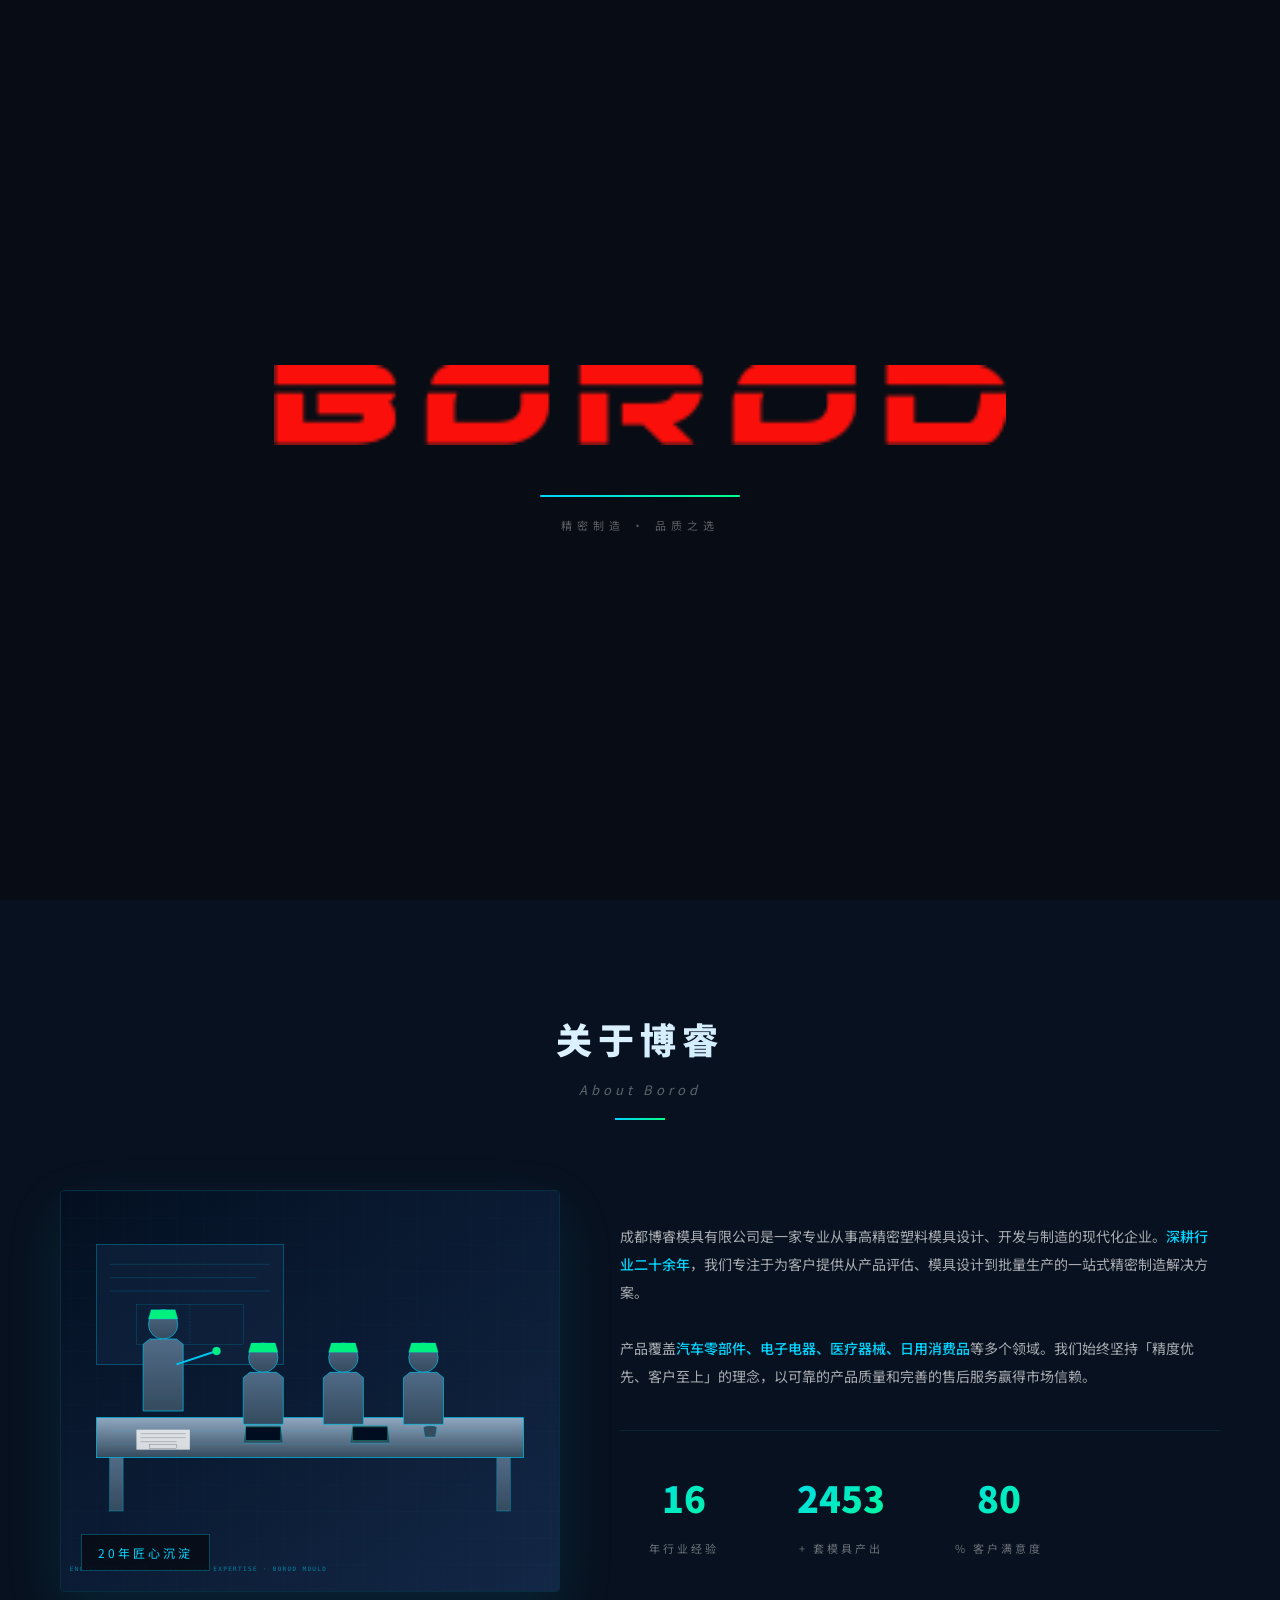
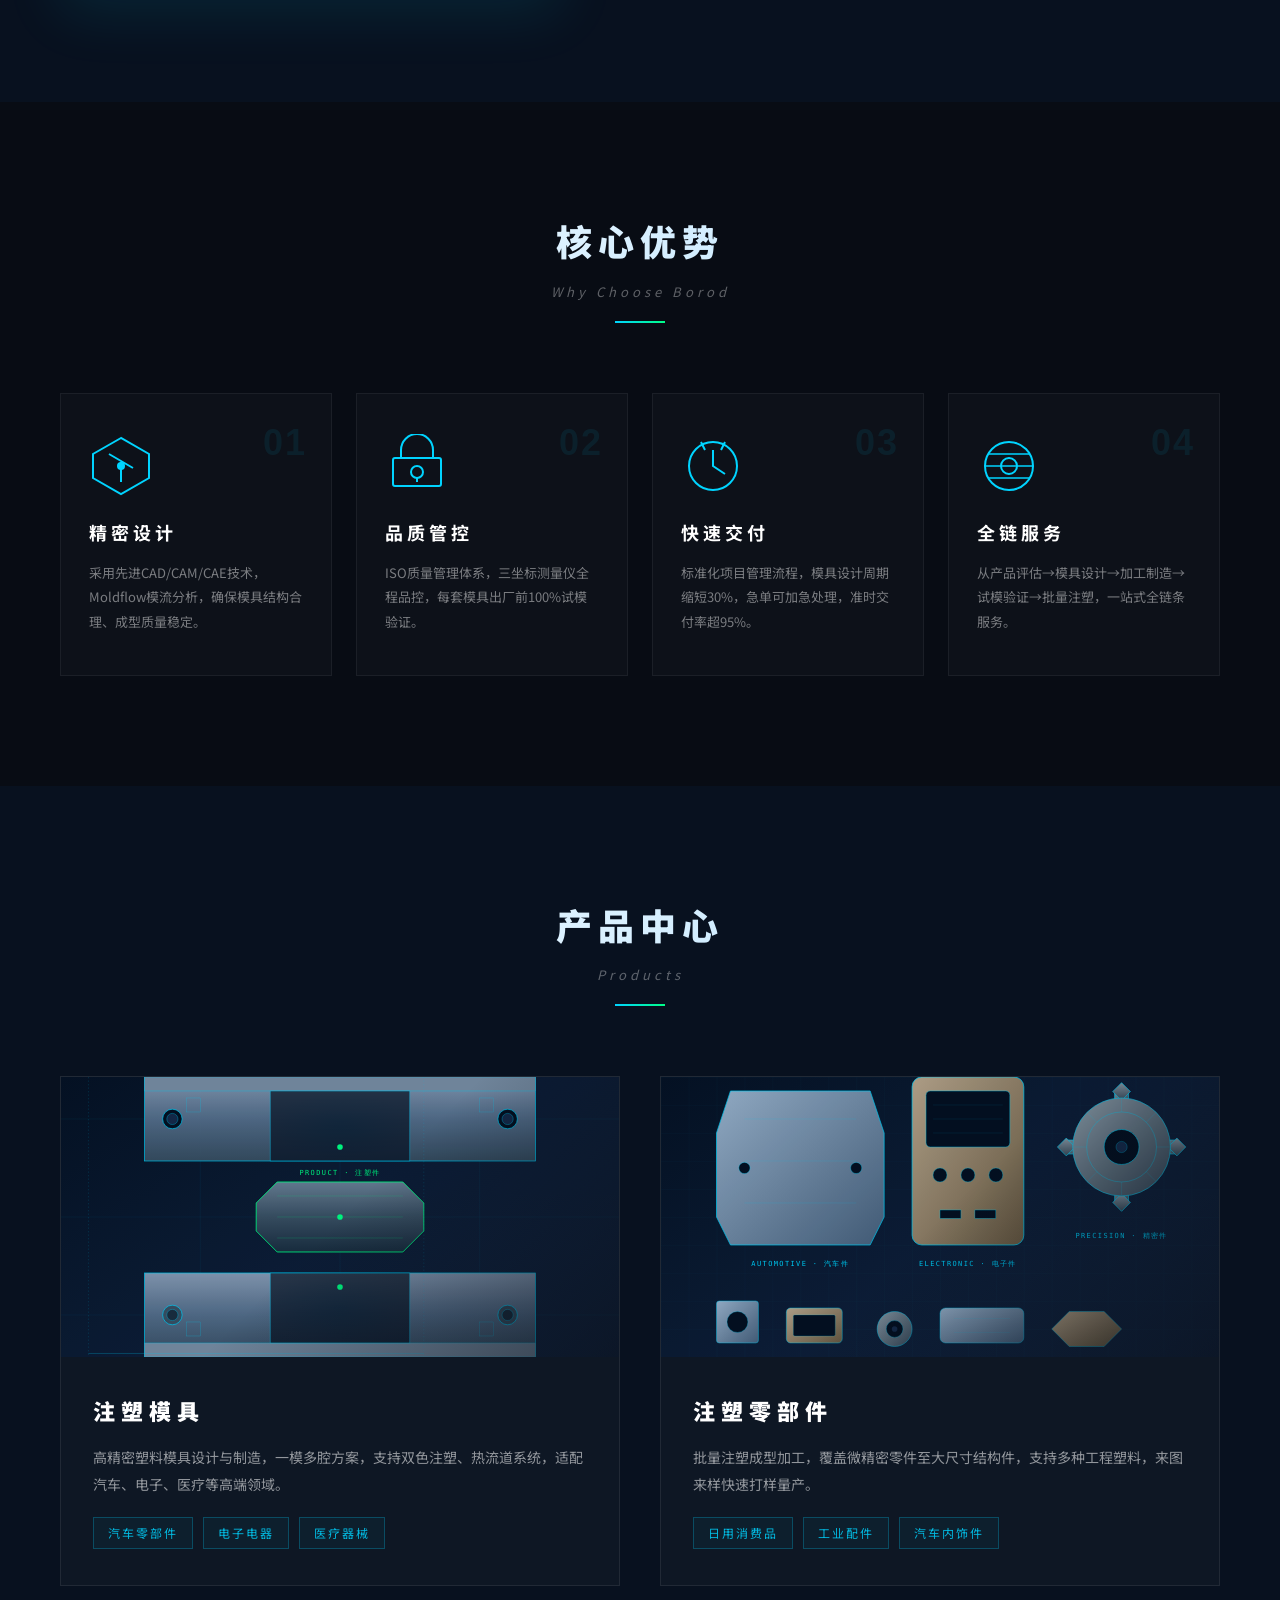
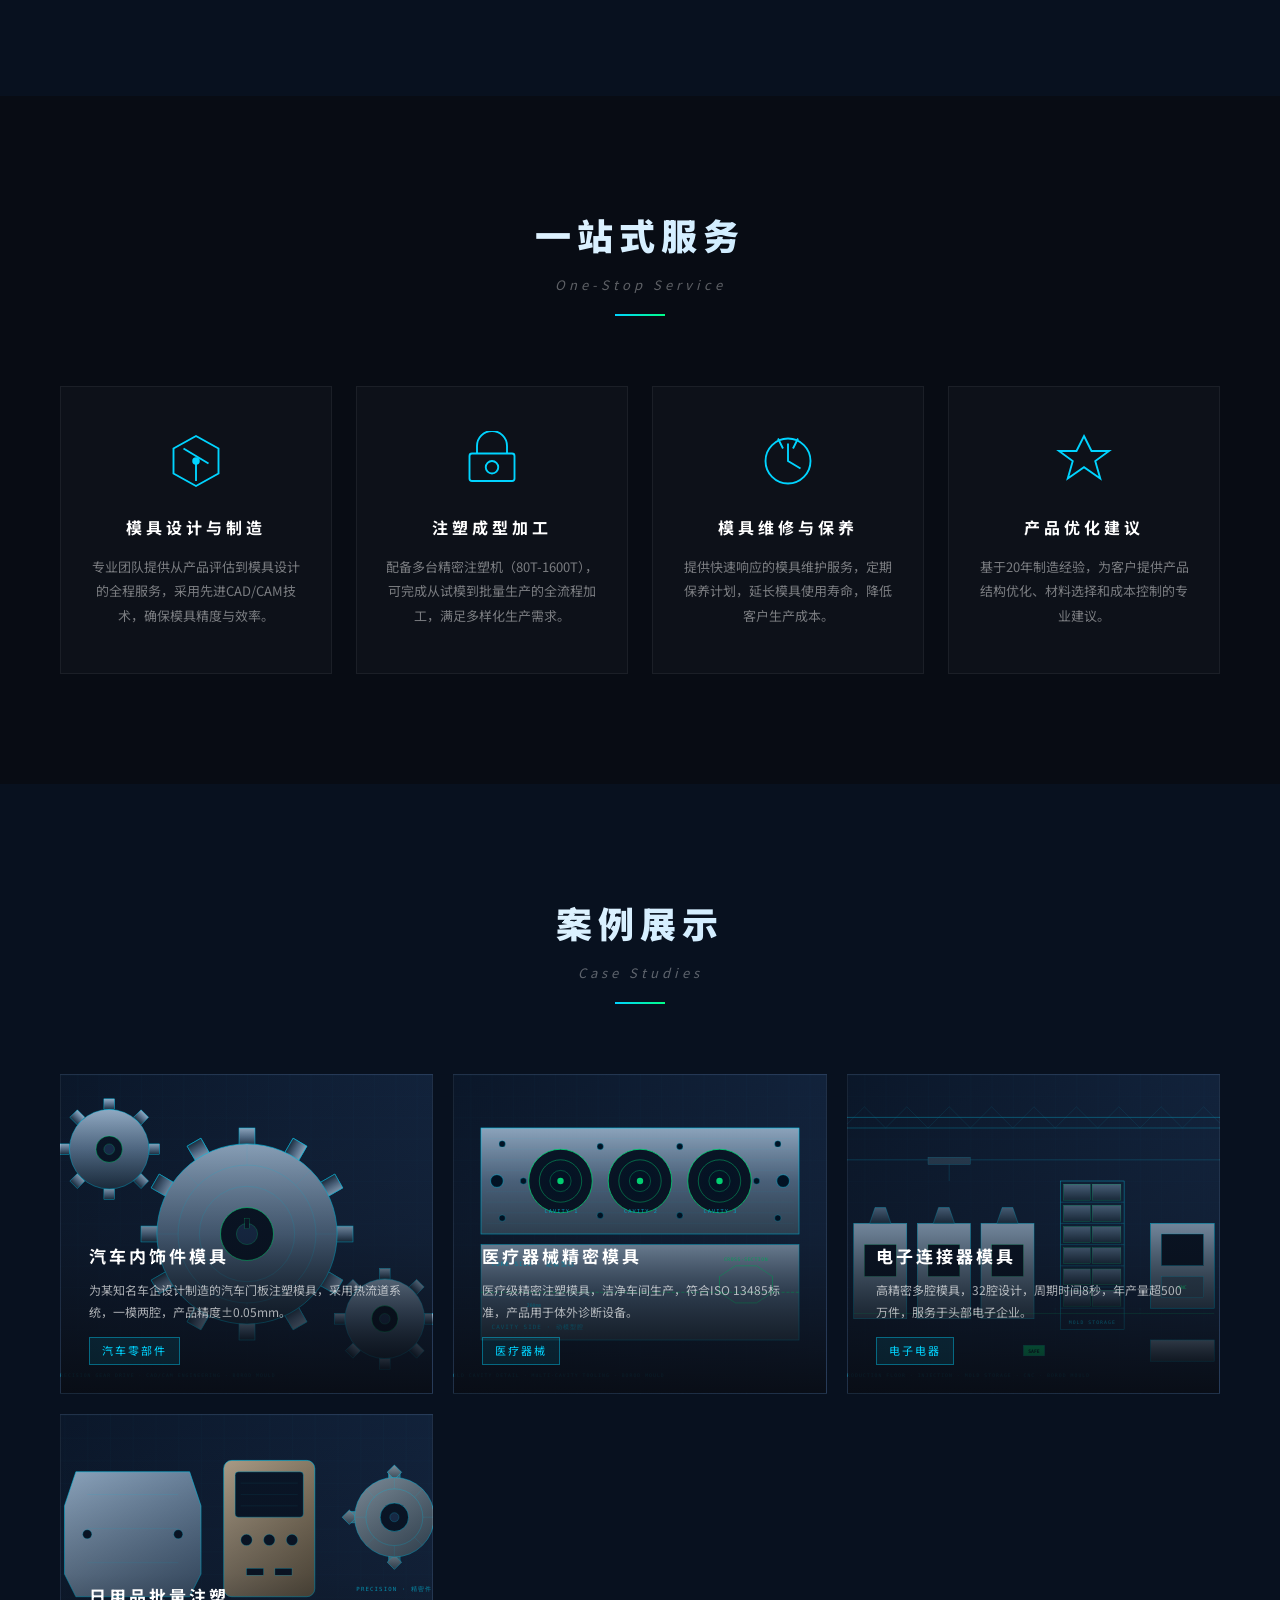
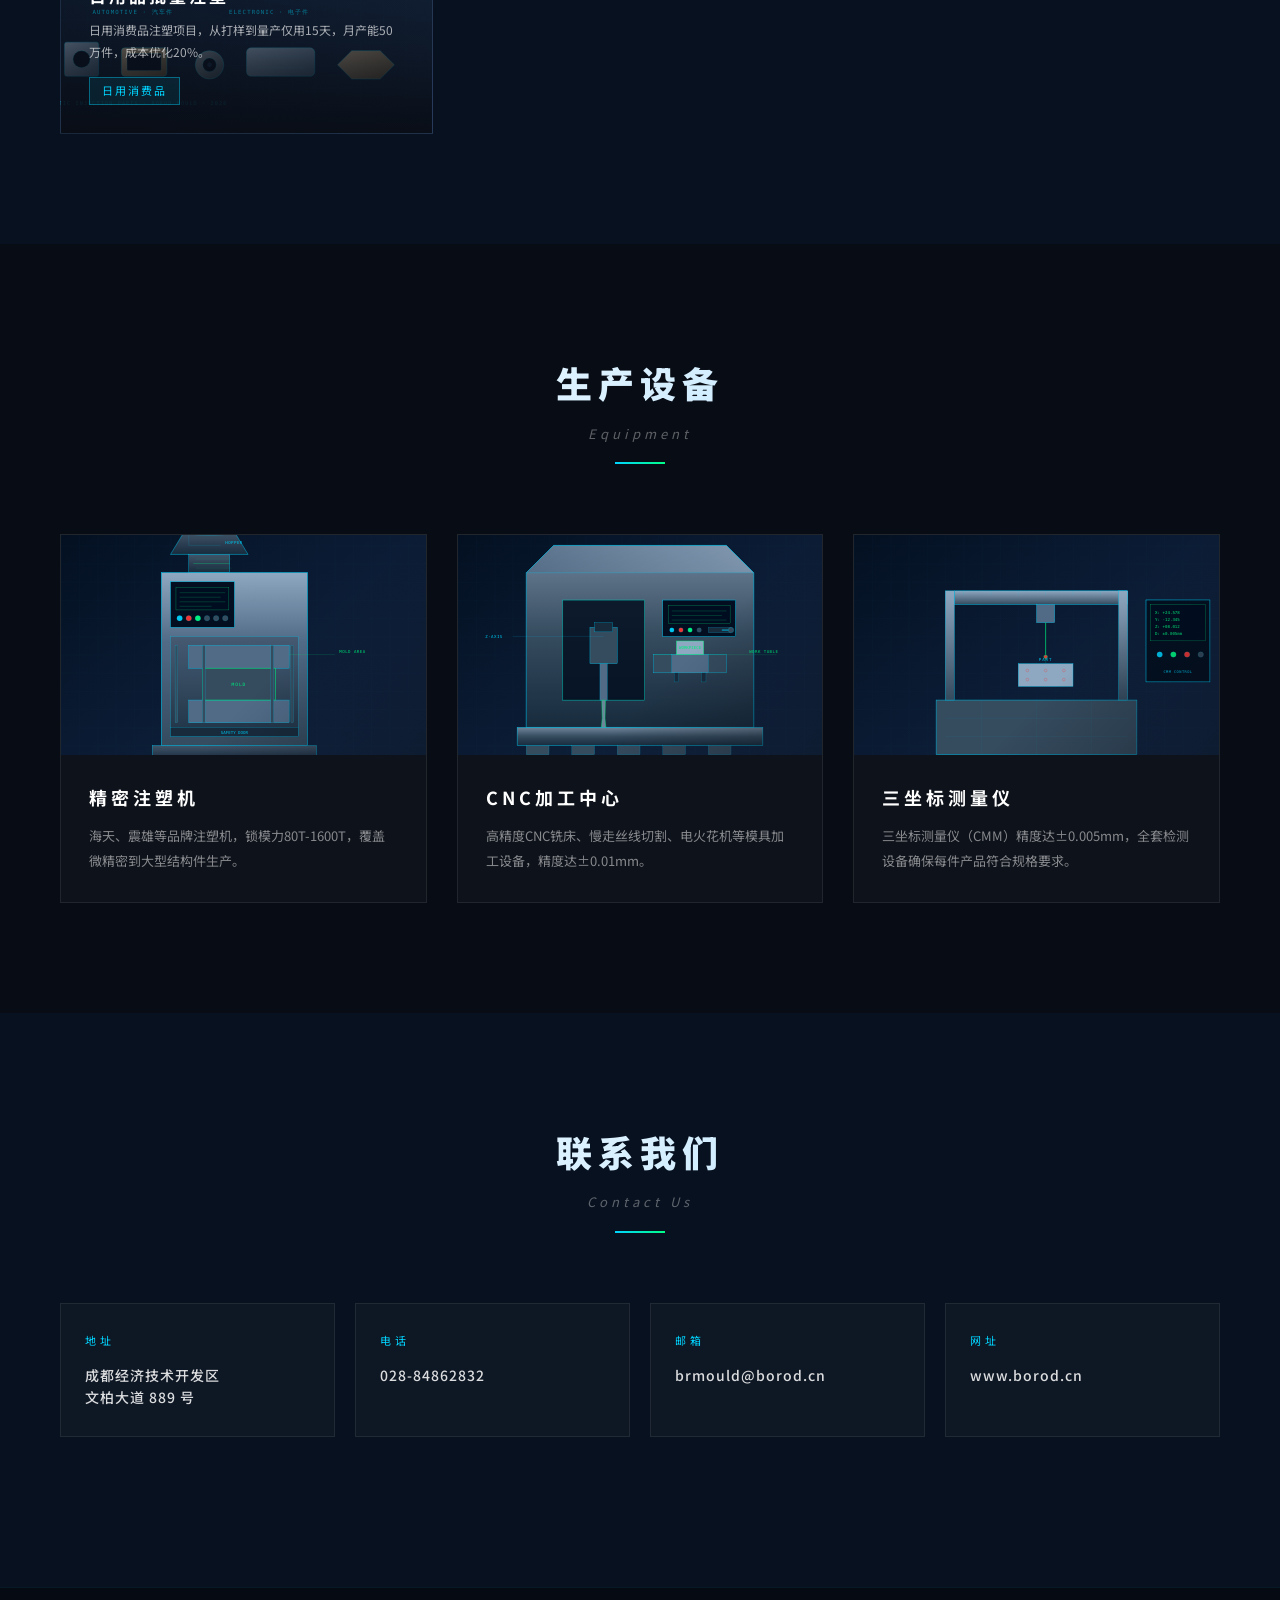
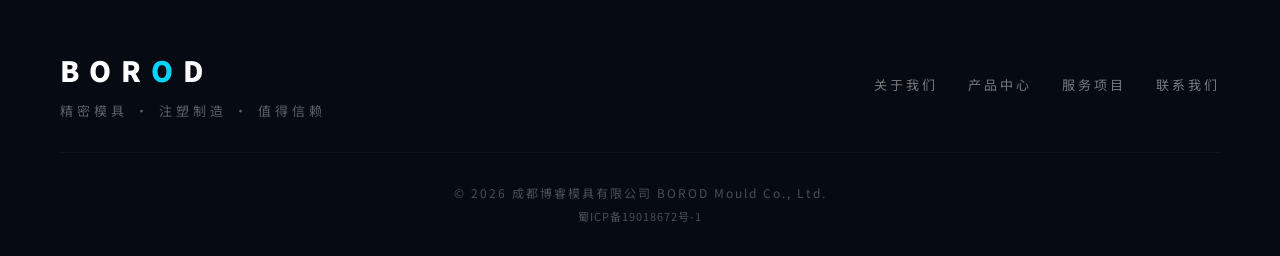
<file: index.html>
<!DOCTYPE html>
<html lang="zh-CN">
<head>
    <meta charset="UTF-8">
    <meta name="viewport" content="width=device-width, initial-scale=1.0">
    <title>成都博睿模具有限公司 - BOROD | 精密模具·注塑制造</title>
    <meta name="description" content="成都博睿模具有限公司，20年精密模具设计制造与注塑成型经验。汽车零部件、电子电器、医疗器械领域专业供应商。">
    <meta name="keywords" content="注塑模具,精密模具,注塑成型,成都模具,塑料模具,博睿模具,BOROD">
    <link rel="preconnect" href="https://fonts.googleapis.com">
    <link href="https://fonts.googleapis.com/css2?family=Noto+Sans+SC:wght@300;400;500;700;900&display=swap" rel="stylesheet">
    <link rel="stylesheet" href="css/style.css">
    <link rel="icon" type="image/svg+xml" href="data:image/svg+xml,<svg xmlns='http://www.w3.org/2000/svg' viewBox='0 0 100 100'><text y='.9em' font-size='90'>🔧</text></svg>">
</head>
<body>
    <!-- Loading -->
    <div id="loader">
        <img src="images/borod-logo-red.png" alt="BOROD 博睿模塑" class="loader-logo-img">
        <div class="loader-bar"></div>
        <div class="loader-text">精密制造 · 品质之选</div>
    </div>

    <!-- Navigation -->
    <nav id="navbar">
        <div class="logo">
            <img src="images/borod-logo-red.png" alt="BOROD 博睿模塑" class="logo-img">
            <div class="logo-text">博睿模塑</div>
        </div>
        <button class="nav-toggle" id="navToggle" aria-label="菜单">
            <span></span><span></span><span></span>
        </button>
        <ul class="nav-links" id="navLinks">
            <li><a href="#about">关于我们</a></li>
            <li><a href="#products">产品中心</a></li>
            <li><a href="news.html">新闻动态</a></li>
            <li><a href="#contact">联系我们</a></li>
        </ul>
    </nav>

    <!-- Hero -->
    <section class="hero" id="hero">
        <div class="hero-bg">
            <img src="images/hero-bg.svg" alt="">
        </div>
        <div class="hero-overlay"></div>
        <div class="hero-particles" id="particles"></div>
        <div class="hero-text">
            <div class="hero-badge">EST. 2004 · 专注精密制造20年</div>
            <div class="hero-title-split">
                <div class="hero-box-full">成都博睿模具有限公司</div>
            </div>
            <p class="hero-subtitle">精密模具设计 · 注塑成型制造 · 一站式解决方案</p>
            <div class="hero-btns">
                <a href="#products" class="hero-btn primary">产品中心</a>
                <a href="#contact" class="hero-btn outline">联系我们</a>
            </div>
        </div>
        <div class="hero-scroll-indicator">
            <div class="scroll-line"></div>
            <span>向下滚动</span>
        </div>
    </section>

    <!-- About -->
    <section id="about">
        <div class="section-title fade-in">
            <h2>关于博睿</h2>
            <p>About Borod</p>
            <div class="line"></div>
        </div>
        <div class="about-wrapper fade-in">
            <div class="about-image">
                <img src="images/about.svg" alt="博睿模具工程团队">
                <div class="about-image-overlay">
                    <span>20年匠心沉淀</span>
                </div>
            </div>
            <div class="about-text">
                <p>成都博睿模具有限公司是一家专业从事高精密塑料模具设计、开发与制造的现代化企业。<strong>深耕行业二十余年</strong>，我们专注于为客户提供从产品评估、模具设计到批量生产的一站式精密制造解决方案。</p>
                <br>
                <p>产品覆盖<strong>汽车零部件、电子电器、医疗器械、日用消费品</strong>等多个领域。我们始终坚持「精度优先、客户至上」的理念，以可靠的产品质量和完善的售后服务赢得市场信赖。</p>
                <div class="about-stats">
                    <div class="stat-item">
                        <span class="num" data-count="20">0</span>
                        <span class="label">年行业经验</span>
                    </div>
                    <div class="stat-item">
                        <span class="num" data-count="3000">0</span>
                        <span class="label">+ 套模具产出</span>
                    </div>
                    <div class="stat-item">
                        <span class="num" data-count="98">0</span>
                        <span class="label">% 客户满意度</span>
                    </div>
                </div>
            </div>
        </div>
    </section>

    <!-- Advantages -->
    <section id="advantages">
        <div class="section-title fade-in">
            <h2>核心优势</h2>
            <p>Why Choose Borod</p>
            <div class="line"></div>
        </div>
        <div class="advantages-grid">
            <div class="advantage-card fade-in">
                <div class="advantage-icon">
                    <svg viewBox="0 0 64 64" fill="none" xmlns="http://www.w3.org/2000/svg"><path d="M32 4L4 20v24l28 16 28-16V20L32 4z" stroke="currentColor" stroke-width="2"/><path d="M32 28v20M20 20l24 14" stroke="currentColor" stroke-width="2"/><circle cx="32" cy="32" r="4" fill="currentColor"/></svg>
                </div>
                <h3>精密设计</h3>
                <p>采用先进CAD/CAM/CAE技术，Moldflow模流分析，确保模具结构合理、成型质量稳定。</p>
                <div class="advantage-num">01</div>
            </div>
            <div class="advantage-card fade-in">
                <div class="advantage-icon">
                    <svg viewBox="0 0 64 64" fill="none" xmlns="http://www.w3.org/2000/svg"><rect x="8" y="24" width="48" height="28" rx="2" stroke="currentColor" stroke-width="2"/><path d="M16 24V16a16 16 0 0132 0v8" stroke="currentColor" stroke-width="2"/><circle cx="32" cy="38" r="6" stroke="currentColor" stroke-width="2"/><path d="M32 44v4" stroke="currentColor" stroke-width="2"/></svg>
                </div>
                <h3>品质管控</h3>
                <p>ISO质量管理体系，三坐标测量仪全程品控，每套模具出厂前100%试模验证。</p>
                <div class="advantage-num">02</div>
            </div>
            <div class="advantage-card fade-in">
                <div class="advantage-icon">
                    <svg viewBox="0 0 64 64" fill="none" xmlns="http://www.w3.org/2000/svg"><circle cx="32" cy="32" r="24" stroke="currentColor" stroke-width="2"/><path d="M32 16v16l12 8" stroke="currentColor" stroke-width="2"/><path d="M20 8l4 8M44 8l-4 8" stroke="currentColor" stroke-width="2"/></svg>
                </div>
                <h3>快速交付</h3>
                <p>标准化项目管理流程，模具设计周期缩短30%，急单可加急处理，准时交付率超95%。</p>
                <div class="advantage-num">03</div>
            </div>
            <div class="advantage-card fade-in">
                <div class="advantage-icon">
                    <svg viewBox="0 0 64 64" fill="none" xmlns="http://www.w3.org/2000/svg"><path d="M32 8a24 24 0 010 48M32 8a24 24 0 000 48" stroke="currentColor" stroke-width="2"/><path d="M8 32h48M12 20h40M12 44h40" stroke="currentColor" stroke-width="1.5"/><circle cx="32" cy="32" r="8" stroke="currentColor" stroke-width="2"/></svg>
                </div>
                <h3>全链服务</h3>
                <p>从产品评估→模具设计→加工制造→试模验证→批量注塑，一站式全链条服务。</p>
                <div class="advantage-num">04</div>
            </div>
        </div>
    </section>

    <!-- Products -->
    <section id="products">
        <div class="section-title fade-in">
            <h2>产品中心</h2>
            <p>Products</p>
            <div class="line"></div>
        </div>
        <div class="products-grid">
            <div class="product-card fade-in">
                <div class="product-img">
                    <img src="images/product-mold.svg" alt="注塑模具">
                </div>
                <div class="product-content">
                    <h3>注塑模具</h3>
                    <p>高精密塑料模具设计与制造，一模多腔方案，支持双色注塑、热流道系统，适配汽车、电子、医疗等高端领域。</p>
                    <div class="product-tags">
                        <span>汽车零部件</span>
                        <span>电子电器</span>
                        <span>医疗器械</span>
                    </div>
                </div>
            </div>
            <div class="product-card fade-in">
                <div class="product-img">
                    <img src="images/product-parts.svg" alt="注塑零部件">
                </div>
                <div class="product-content">
                    <h3>注塑零部件</h3>
                    <p>批量注塑成型加工，覆盖微精密零件至大尺寸结构件，支持多种工程塑料，来图来样快速打样量产。</p>
                    <div class="product-tags">
                        <span>日用消费品</span>
                        <span>工业配件</span>
                        <span>汽车内饰件</span>
                    </div>
                </div>
            </div>
        </div>
    </section>

    <!-- Services -->
    <section id="services">
        <div class="section-title fade-in">
            <h2>一站式服务</h2>
            <p>One-Stop Service</p>
            <div class="line"></div>
        </div>
        <div class="services-grid">
            <div class="service-card fade-in">
                <div class="service-icon">
                    <svg viewBox="0 0 48 48" fill="none"><path d="M24 4L6 14v20l18 10 18-10V14L24 4z" stroke="currentColor" stroke-width="1.5"/><path d="M24 24v16M14 14l20 12" stroke="currentColor" stroke-width="1.5"/><circle cx="24" cy="24" r="3" fill="currentColor"/></svg>
                </div>
                <h3>模具设计与制造</h3>
                <p>专业团队提供从产品评估到模具设计的全程服务，采用先进CAD/CAM技术，确保模具精度与效率。</p>
            </div>
            <div class="service-card fade-in">
                <div class="service-icon">
                    <svg viewBox="0 0 48 48" fill="none"><rect x="6" y="18" width="36" height="22" rx="2" stroke="currentColor" stroke-width="1.5"/><path d="M12 18V12a12 12 0 0124 0v6" stroke="currentColor" stroke-width="1.5"/><circle cx="24" cy="29" r="5" stroke="currentColor" stroke-width="1.5"/></svg>
                </div>
                <h3>注塑成型加工</h3>
                <p>配备多台精密注塑机（80T-1600T），可完成从试模到批量生产的全流程加工，满足多样化生产需求。</p>
            </div>
            <div class="service-card fade-in">
                <div class="service-icon">
                    <svg viewBox="0 0 48 48" fill="none"><circle cx="24" cy="24" r="18" stroke="currentColor" stroke-width="1.5"/><path d="M24 10v14l10 6" stroke="currentColor" stroke-width="1.5"/><path d="M16 6l4 8M32 6l-4 8" stroke="currentColor" stroke-width="1.5"/></svg>
                </div>
                <h3>模具维修与保养</h3>
                <p>提供快速响应的模具维护服务，定期保养计划，延长模具使用寿命，降低客户生产成本。</p>
            </div>
            <div class="service-card fade-in">
                <div class="service-icon">
                    <svg viewBox="0 0 48 48" fill="none"><path d="M24 4l6 12h14l-11 8 4 14-13-9-13 9 4-14L4 16h14l6-12z" stroke="currentColor" stroke-width="1.5"/></svg>
                </div>
                <h3>产品优化建议</h3>
                <p>基于20年制造经验，为客户提供产品结构优化、材料选择和成本控制的专业建议。</p>
            </div>
        </div>
    </section>

    <!-- Cases -->
    <section id="cases">
        <div class="section-title fade-in">
            <h2>案例展示</h2>
            <p>Case Studies</p>
            <div class="line"></div>
        </div>
        <div class="cases-grid">
            <a href="article/case-01.html" class="case-card fade-in" style="background-image:url('images/gears.svg')">
                <div class="case-overlay"></div>
                <div class="case-info">
                    <h3>汽车内饰件模具</h3>
                    <p>为某知名车企设计制造的汽车门板注塑模具，采用热流道系统，一模两腔，产品精度±0.05mm。</p>
                    <span class="case-tag">汽车零部件</span>
                </div>
            </a>
            <a href="#" class="case-card fade-in" style="background-image:url('images/mold-detail.svg')">
                <div class="case-overlay"></div>
                <div class="case-info">
                    <h3>医疗器械精密模具</h3>
                    <p>医疗级精密注塑模具，洁净车间生产，符合ISO 13485标准，产品用于体外诊断设备。</p>
                    <span class="case-tag">医疗器械</span>
                </div>
            </a>
            <a href="#" class="case-card fade-in" style="background-image:url('images/factory.svg')">
                <div class="case-overlay"></div>
                <div class="case-info">
                    <h3>电子连接器模具</h3>
                    <p>高精密多腔模具，32腔设计，周期时间8秒，年产量超500万件，服务于头部电子企业。</p>
                    <span class="case-tag">电子电器</span>
                </div>
            </a>
            <a href="#" class="case-card fade-in" style="background-image:url('images/product-parts.svg')">
                <div class="case-overlay"></div>
                <div class="case-info">
                    <h3>日用品批量注塑</h3>
                    <p>日用消费品注塑项目，从打样到量产仅用15天，月产能50万件，成本优化20%。</p>
                    <span class="case-tag">日用消费品</span>
                </div>
            </a>
        </div>
    </section>

    <!-- Equipment -->
    <section id="equipment">
        <div class="section-title fade-in">
            <h2>生产设备</h2>
            <p>Equipment</p>
            <div class="line"></div>
        </div>
        <div class="equipment-grid">
            <div class="equipment-card fade-in">
                <div class="equipment-img">
                    <img src="images/injection-machine.svg" alt="精密注塑机">
                </div>
                <div class="equipment-info">
                    <h3>精密注塑机</h3>
                    <p>海天、震雄等品牌注塑机，锁模力80T-1600T，覆盖微精密到大型结构件生产。</p>
                </div>
            </div>
            <div class="equipment-card fade-in">
                <div class="equipment-img">
                    <img src="images/cnc.svg" alt="CNC加工中心">
                </div>
                <div class="equipment-info">
                    <h3>CNC加工中心</h3>
                    <p>高精度CNC铣床、慢走丝线切割、电火花机等模具加工设备，精度达±0.01mm。</p>
                </div>
            </div>
            <div class="equipment-card fade-in">
                <div class="equipment-img">
                    <img src="images/quality.svg" alt="三坐标测量仪">
                </div>
                <div class="equipment-info">
                    <h3>三坐标测量仪</h3>
                    <p>三坐标测量仪（CMM）精度达±0.005mm，全套检测设备确保每件产品符合规格要求。</p>
                </div>
            </div>
        </div>
    </section>

    <!-- Contact -->
    <section id="contact">
        <div class="section-title fade-in">
            <h2>联系我们</h2>
            <p>Contact Us</p>
            <div class="line"></div>
        </div>
        <div class="contact-content fade-in">
            <div class="contact-grid">
                <div class="contact-item">
                    <label>地址</label>
                    <span>成都经济技术开发区<br>文柏大道 889 号</span>
                </div>
                <div class="contact-item">
                    <label>电话</label>
                    <span>028-84862832</span>
                </div>
                <div class="contact-item">
                    <label>邮箱</label>
                    <span>brmould@borod.cn</span>
                </div>
                <div class="contact-item">
                    <label>网址</label>
                    <span>www.borod.cn</span>
                </div>
            </div>
        </div>
    </section>

    <!-- Footer -->
    <footer>
        <div class="footer-main">
            <div class="footer-brand">
                <div class="logo-borod" style="font-size:28px;letter-spacing:10px;">BOR<span>O</span>D</div>
                <p class="footer-tagline">精密模具 · 注塑制造 · 值得信赖</p>
            </div>
            <div class="footer-links">
                <a href="#about">关于我们</a>
                <a href="#products">产品中心</a>
                <a href="#services">服务项目</a>
                <a href="#contact">联系我们</a>
            </div>
        </div>
        <div class="footer-bottom">
            <p>© 2026 成都博睿模具有限公司 BOROD Mould Co., Ltd.</p>
            <p style="margin-top:6px;font-size:11px;letter-spacing:1px;">蜀ICP备19018672号-1</p>
        </div>
    </footer>

    <!-- Back to Top -->
    <button id="backToTop" class="back-to-top" aria-label="回到顶部">
        <svg viewBox="0 0 24 24" fill="none" stroke="currentColor" stroke-width="2"><path d="M12 19V5M5 12l7-7 7 7"/></svg>
    </button>

    <script src="js/main.js"></script>
</body>
</html>
</file>
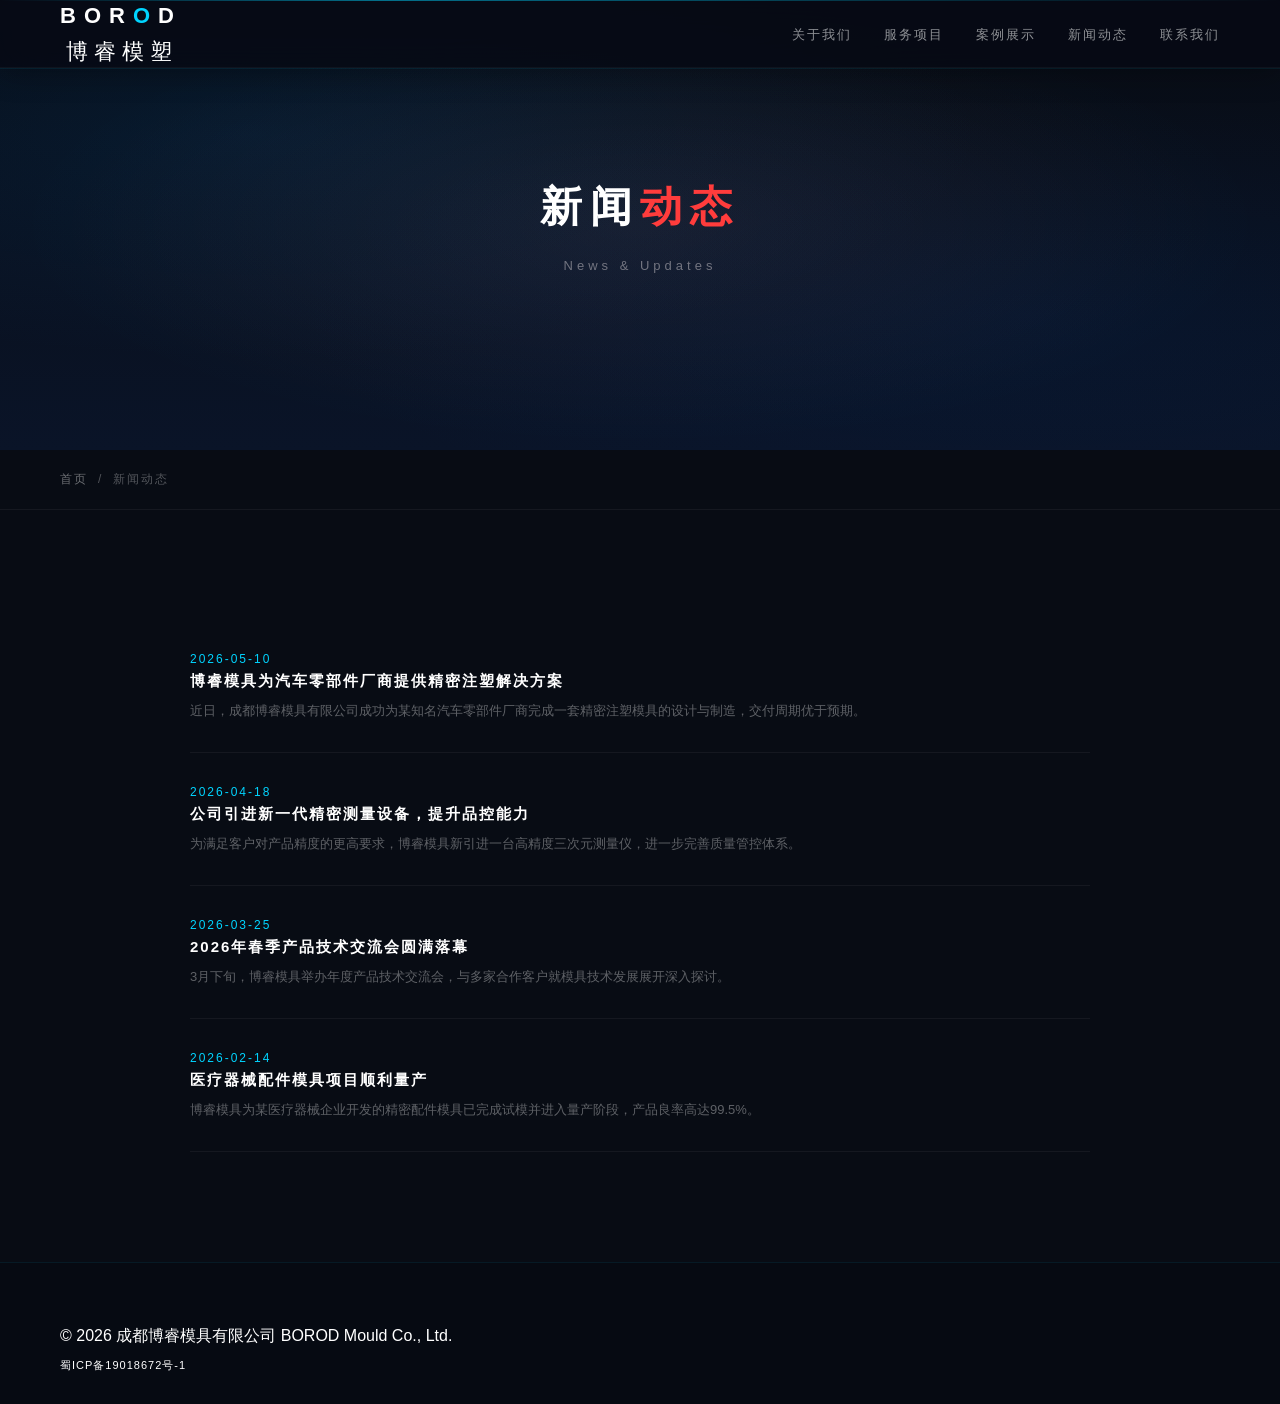
<file: news.html>
<!DOCTYPE html>
<html lang="zh-CN">
<head>
    <meta charset="UTF-8">
    <meta name="viewport" content="width=device-width, initial-scale=1.0">
    <title>新闻动态 - 成都博睿模具有限公司 BOROD</title>
    <meta name="description" content="成都博睿模具有限公司新闻动态，行业资讯，公司动态">
    <link rel="stylesheet" href="css/style.css">
    <style>
        /* News Page Extra Styles */
        .page-header {
            height: 50vh;
            display: flex;
            flex-direction: column;
            justify-content: center;
            align-items: center;
            text-align: center;
            background: 
                radial-gradient(ellipse at 20% 30%, rgba(0,90,160,0.15) 0%, transparent 50%),
                radial-gradient(ellipse at 80% 70%, rgba(0,50,120,0.12) 0%, transparent 50%),
                radial-gradient(ellipse at 50% 50%, rgba(0,212,255,0.05) 0%, transparent 70%),
                linear-gradient(180deg, #080c14 0%, #0a1428 100%);
            position: relative;
        }
        .page-header::before {
            content: '';
            position: absolute;
            width: 100%; height: 100%;
            background: radial-gradient(ellipse at 50% 50%, rgba(255,60,60,0.06) 0%, transparent 65%);
        }
        .page-header h1 {
            font-size: 42px;
            font-weight: 900;
            letter-spacing: 8px;
            margin-bottom: 16px;
            position: relative;
        }
        .page-header h1 span { color: #ff3c3c; }
        .page-header p {
            font-size: 13px;
            color: rgba(255,255,255,0.4);
            letter-spacing: 4px;
        }
        .breadcrumb {
            padding: 20px 60px;
            border-bottom: 1px solid rgba(255,255,255,0.05);
            font-size: 12px;
            letter-spacing: 2px;
            color: rgba(255,255,255,0.3);
        }
        .breadcrumb a {
            color: rgba(255,255,255,0.4);
            text-decoration: none;
        }
        .breadcrumb a:hover { color: #ff3c3c; }
        .breadcrumb span { margin: 0 10px; }
    </style>
</head>
<body>
    <!-- Navigation -->
    <nav>
        <div class="logo">
            <a href="index.html" style="text-decoration:none;color:inherit;">
                <div class="logo-borod">BOR<span>O</span>D</div>
                <div class="logo-text">博睿模塑</div>
            </a>
        </div>
        <ul class="nav-links">
            <li><a href="index.html#about">关于我们</a></li>
            <li><a href="index.html#services">服务项目</a></li>
            <li><a href="index.html#cases">案例展示</a></li>
            <li><a href="news.html" class="active">新闻动态</a></li>
            <li><a href="index.html#contact">联系我们</a></li>
        </ul>
    </nav>

    <!-- Page Header -->
    <div class="page-header">
        <h1>新闻<span>动态</span></h1>
        <p>News & Updates</p>
    </div>

    <!-- Breadcrumb -->
    <div class="breadcrumb">
        <a href="index.html">首页</a><span>/</span>新闻动态
    </div>

    <!-- News List -->
    <section id="news">
        <div class="article-list">
            <div class="article-item fade-in">
                <a href="article/case-01.html">
                    <div class="article-date">2026-05-10</div>
                    <div>
                        <h3>博睿模具为汽车零部件厂商提供精密注塑解决方案</h3>
                        <p>近日，成都博睿模具有限公司成功为某知名汽车零部件厂商完成一套精密注塑模具的设计与制造，交付周期优于预期。</p>
                    </div>
                </a>
            </div>
            <div class="article-item fade-in">
                <a href="article/case-02.html">
                    <div class="article-date">2026-04-18</div>
                    <div>
                        <h3>公司引进新一代精密测量设备，提升品控能力</h3>
                        <p>为满足客户对产品精度的更高要求，博睿模具新引进一台高精度三次元测量仪，进一步完善质量管控体系。</p>
                    </div>
                </a>
            </div>
            <div class="article-item fade-in">
                <a href="article/case-03.html">
                    <div class="article-date">2026-03-25</div>
                    <div>
                        <h3>2026年春季产品技术交流会圆满落幕</h3>
                        <p>3月下旬，博睿模具举办年度产品技术交流会，与多家合作客户就模具技术发展展开深入探讨。</p>
                    </div>
                </a>
            </div>
            <div class="article-item fade-in">
                <a href="article/case-04.html">
                    <div class="article-date">2026-02-14</div>
                    <div>
                        <h3>医疗器械配件模具项目顺利量产</h3>
                        <p>博睿模具为某医疗器械企业开发的精密配件模具已完成试模并进入量产阶段，产品良率高达99.5%。</p>
                    </div>
                </a>
            </div>
        </div>
    </section>

    <!-- Footer -->
    <footer>
        <p>© 2026 成都博睿模具有限公司 BOROD Mould Co., Ltd.</p>
        <p style="margin-top:8px;font-size:11px;letter-spacing:1px;">蜀ICP备19018672号-1</p>
    </footer>

    <script src="js/main.js"></script>
</body>
</html>
</file>
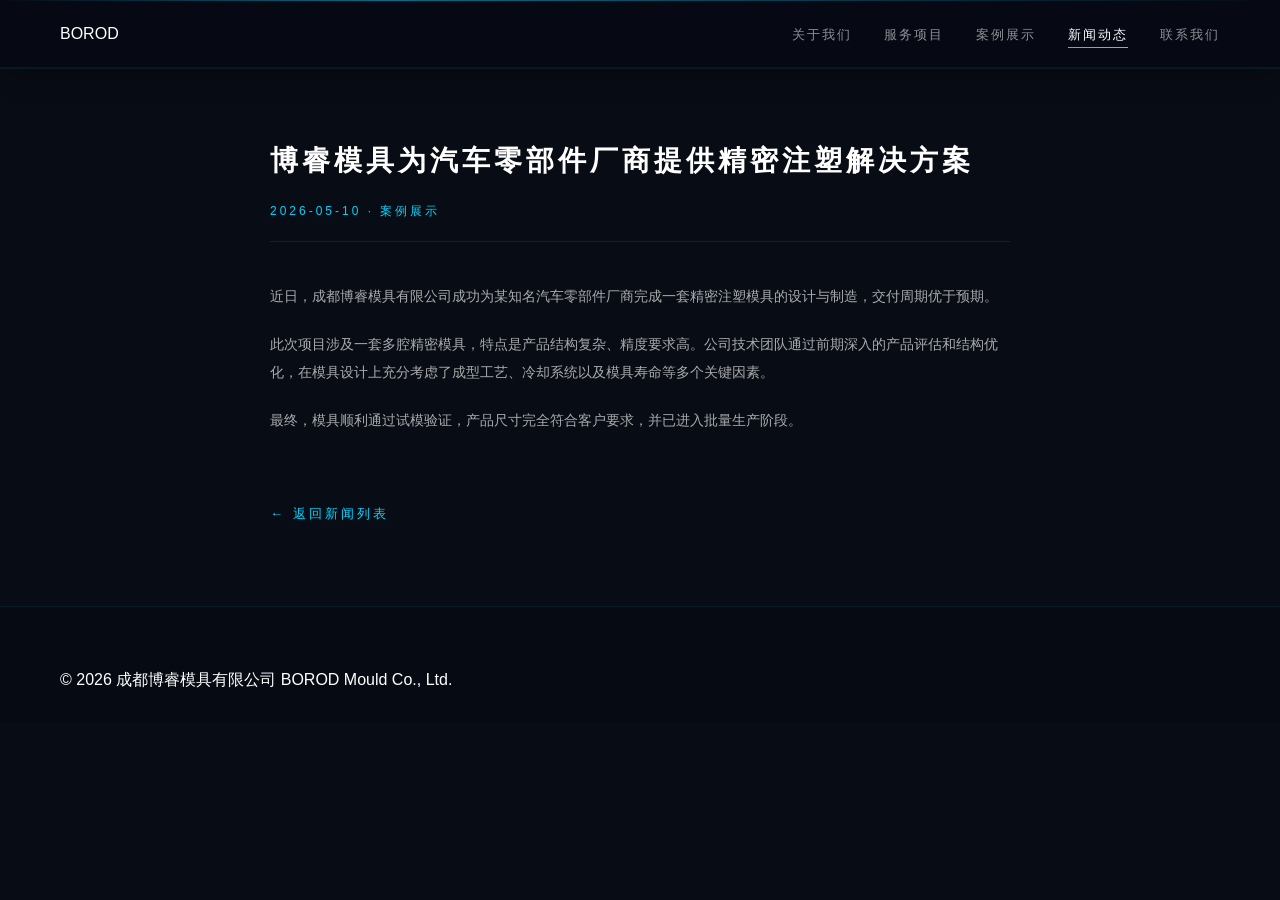
<file: article/case-01.html>
<!DOCTYPE html>
<html lang="zh-CN">
<head>
    <meta charset="UTF-8">
    <meta name="viewport" content="width=device-width, initial-scale=1.0">
    <title>案例详情 - 成都博睿模具有限公司 BOROD</title>
    <link rel="stylesheet" href="../css/style.css">
    <style>
        .article-page { padding: 140px 60px 80px; max-width: 860px; margin: 0 auto; }
        .article-page h1 {
            font-size: 28px;
            font-weight: 900;
            letter-spacing: 4px;
            margin-bottom: 20px;
            line-height: 1.5;
        }
        .article-meta {
            font-size: 12px;
            color: #00d4ff;
            letter-spacing: 3px;
            margin-bottom: 40px;
            padding-bottom: 20px;
            border-bottom: 1px solid rgba(255,255,255,0.08);
        }
        .article-body {
            color: rgba(255,255,255,0.65);
            font-size: 14px;
            line-height: 2;
        }
        .article-body p { margin-bottom: 20px; }
        .back-link {
            display: inline-block;
            margin-top: 50px;
            color: #00d4ff;
            text-decoration: none;
            font-size: 13px;
            letter-spacing: 3px;
        }
        .back-link:hover { opacity: 0.7; }
    </style>
</head>
<body>
    <nav>
        <div class="logo"><a href="../index.html" style="text-decoration:none;color:inherit;">BOR<span>O</span>D</a></div>
        <ul class="nav-links">
            <li><a href="../index.html#about">关于我们</a></li>
            <li><a href="../index.html#services">服务项目</a></li>
            <li><a href="../index.html#cases">案例展示</a></li>
            <li><a href="../news.html" class="active">新闻动态</a></li>
            <li><a href="../index.html#contact">联系我们</a></li>
        </ul>
    </nav>

    <article class="article-page">
        <h1>博睿模具为汽车零部件厂商提供精密注塑解决方案</h1>
        <div class="article-meta">2026-05-10 · 案例展示</div>
        <div class="article-body">
            <p>近日，成都博睿模具有限公司成功为某知名汽车零部件厂商完成一套精密注塑模具的设计与制造，交付周期优于预期。</p>
            <p>此次项目涉及一套多腔精密模具，特点是产品结构复杂、精度要求高。公司技术团队通过前期深入的产品评估和结构优化，在模具设计上充分考虑了成型工艺、冷却系统以及模具寿命等多个关键因素。</p>
            <p>最终，模具顺利通过试模验证，产品尺寸完全符合客户要求，并已进入批量生产阶段。</p>
        </div>
        <a href="../news.html" class="back-link">← 返回新闻列表</a>
    </article>

    <footer>
        <p>© 2026 成都博睿模具有限公司 BOROD Mould Co., Ltd.</p>
    </footer>
</body>
</html>
</file>
<file: css/style.css>
/* ============================================
   BOROD Website - V2 Premium Blue Theme
   ============================================ */

* { margin: 0; padding: 0; box-sizing: border-box; }
html { scroll-behavior: smooth; }
body {
    font-family: 'Noto Sans SC', 'PingFang SC', 'Microsoft YaHei', -apple-system, sans-serif;
    background: #080c14;
    color: #fff;
    overflow-x: hidden;
    line-height: 1.6;
    font-weight: 400;
}

/* ============================================
   Loading Animation
   ============================================ */
#loader {
    position: fixed;
    top: 0; left: 0;
    width: 100%; height: 100%;
    background: #080c14;
    display: flex;
    flex-direction: column;
    justify-content: center;
    align-items: center;
    z-index: 9999;
    transition: opacity 0.8s ease, visibility 0.8s ease;
}
#loader.hidden {
    opacity: 0;
    visibility: hidden;
}
.loader-logo {
    font-size: 52px;
    font-weight: 900;
    letter-spacing: 12px;
    color: #fff;
    margin-bottom: 50px;
    opacity: 0;
    animation: fadeInUp 1s ease forwards;
}
.loader-logo span { color: #00d4ff; }
.loader-logo-img {
    height: 80px;
    margin-bottom: 50px;
    opacity: 0;
    animation: fadeInUp 1s ease forwards;
}
.loader-bar {
    width: 200px;
    height: 2px;
    background: rgba(255,255,255,0.1);
    border-radius: 2px;
    overflow: hidden;
}
.loader-bar::after {
    content: '';
    display: block;
    width: 0%;
    height: 100%;
    background: linear-gradient(90deg, #00d4ff, #00ff88);
    animation: loading 2.2s ease forwards;
}
.loader-text {
    margin-top: 20px;
    font-size: 11px;
    letter-spacing: 5px;
    color: rgba(255,255,255,0.35);
    text-transform: uppercase;
}
@keyframes fadeInUp {
    from { opacity: 0; transform: translateY(30px); }
    to { opacity: 1; transform: translateY(0); }
}
@keyframes loading {
    to { width: 100%; }
}

/* ============================================
   Navigation
   ============================================ */
nav {
    position: fixed;
    top: 0; left: 0; right: 0;
    padding: 0 60px;
    height: 68px;
    display: flex;
    justify-content: space-between;
    align-items: center;
    background: rgba(6,10,20,0.85);
    backdrop-filter: blur(24px);
    -webkit-backdrop-filter: blur(24px);
    z-index: 1000;
    border-bottom: 1px solid rgba(255,255,255,0.04);
    box-shadow: 0 1px 0 rgba(0,212,255,0.08), 0 4px 30px rgba(0,0,0,0.3);
    transition: all 0.3s;
}
nav.scrolled {
    background: rgba(6,10,20,0.95);
    height: 60px;
}
nav::before {
    content: '';
    position: absolute;
    top: 0; left: 0; right: 0;
    height: 1px;
    background: linear-gradient(90deg, transparent 0%, rgba(0,212,255,0.5) 30%, rgba(0,212,255,0.2) 70%, transparent 100%);
}
.logo {
    display: flex;
    align-items: center;
    gap: 16px;
    text-decoration: none;
}
.logo-img {
    height: 36px;
    display: block;
}
.logo-borod {
    font-size: 22px;
    font-weight: 900;
    letter-spacing: 8px;
    color: #fff;
}
.logo-borod span { color: #00d4ff; }
.logo-text {
    font-size: 22px;
    font-weight: 500;
    letter-spacing: 6px;
    color: #ffffff;
    font-family: 'Microsoft YaHei', 'PingFang SC', sans-serif;
    margin-left: 6px;
}
.nav-links {
    display: flex;
    gap: 32px;
    list-style: none;
}
.nav-links a {
    position: relative;
    color: rgba(255,255,255,0.55);
    text-decoration: none;
    font-size: 13px;
    letter-spacing: 2px;
    font-weight: 400;
    transition: color 0.3s;
    padding: 4px 0;
}
.nav-links a::after {
    content: '';
    position: absolute;
    bottom: -2px; left: 50%;
    width: 0; height: 1px;
    background: linear-gradient(90deg, #00d4ff, #00ff88);
    transition: all 0.3s ease;
    transform: translateX(-50%);
}
.nav-links a:hover,
.nav-links a.active {
    color: #fff;
}
.nav-links a:hover::after,
.nav-links a.active::after {
    width: 100%;
}

/* Mobile Nav Toggle */
.nav-toggle {
    display: none;
    flex-direction: column;
    gap: 5px;
    background: none;
    border: none;
    cursor: pointer;
    padding: 8px;
}
.nav-toggle span {
    display: block;
    width: 24px;
    height: 2px;
    background: #fff;
    transition: all 0.3s;
}
.nav-toggle.active span:nth-child(1) { transform: translateY(7px) rotate(45deg); }
.nav-toggle.active span:nth-child(2) { opacity: 0; }
.nav-toggle.active span:nth-child(3) { transform: translateY(-7px) rotate(-45deg); }

/* ============================================
   Hero
   ============================================ */
.hero {
    height: 100vh;
    min-height: 700px;
    display: flex;
    justify-content: center;
    align-items: center;
    text-align: center;
    background: #040810;
    position: relative;
    overflow: hidden;
}
.hero-bg {
    position: absolute;
    inset: 0;
    z-index: 0;
}
.hero-bg img {
    width: 100%;
    height: 100%;
    object-fit: cover;
    display: block;
}
.hero-overlay {
    position: absolute;
    inset: 0;
    background:
        linear-gradient(135deg, rgba(8,12,20,0.78) 0%, rgba(8,12,20,0.55) 50%, rgba(8,12,20,0.78) 100%),
        radial-gradient(ellipse at center, transparent 0%, rgba(8,12,20,0.5) 70%);
    z-index: 1;
}
.hero-particles {
    position: absolute;
    inset: 0;
    z-index: 2;
    overflow: hidden;
    pointer-events: none;
}
.hero-particles .particle {
    position: absolute;
    width: 2px;
    height: 2px;
    background: #00d4ff;
    border-radius: 50%;
    box-shadow: 0 0 10px #00d4ff;
    opacity: 0.4;
    animation: float-up linear infinite;
}
@keyframes float-up {
    from { transform: translateY(100vh) translateX(0); opacity: 0; }
    10% { opacity: 0.4; }
    90% { opacity: 0.4; }
    to { transform: translateY(-100px) translateX(40px); opacity: 0; }
}
.hero-text {
    position: relative;
    z-index: 5;
    display: flex;
    flex-direction: column;
    align-items: center;
    padding: 0 20px;
    max-width: 1200px;
}
.hero-badge {
    display: inline-block;
    padding: 8px 20px;
    border: 1px solid rgba(0,212,255,0.3);
    background: rgba(0,212,255,0.08);
    color: #00d4ff;
    font-size: 12px;
    letter-spacing: 4px;
    margin-bottom: 30px;
    opacity: 0;
    animation: fadeInUp 1s ease 0.5s forwards;
    backdrop-filter: blur(10px);
}
.hero-title-split {
    display: flex;
    align-items: center;
    justify-content: center;
    margin-bottom: 20px;
    opacity: 0;
    animation: fadeInUp 1s ease 1.5s forwards;
    background: linear-gradient(
        90deg,
        rgba(10, 22, 40, 0.9) 0%,
        rgba(10, 22, 40, 0.85) 40%,
        rgba(30, 55, 90, 0.6) 70%,
        rgba(180, 200, 220, 0.18) 100%
    );
    backdrop-filter: blur(20px);
    -webkit-backdrop-filter: blur(20px);
    border: 1px solid rgba(0, 212, 255, 0.2);
    box-shadow: 0 8px 60px rgba(0,212,255,0.1);
}
.hero-box-full {
    font-size: 54px;
    font-weight: 900;
    letter-spacing: 8px;
    line-height: 1.3;
    color: #fff;
    padding: 12px 24px;
    text-align: center;
    background: linear-gradient(135deg, #fff 0%, #b0e0ff 100%);
    -webkit-background-clip: text;
    -webkit-text-fill-color: transparent;
    background-clip: text;
}
.hero-subtitle {
    font-size: 22px;
    color: rgba(255,255,255,0.95);
    letter-spacing: 5px;
    opacity: 0;
    animation: fadeInUp 1s ease 1.8s forwards;
    font-weight: 500;
    padding: 12px 24px;
    background: linear-gradient(
        90deg,
        rgba(10, 22, 40, 0.85) 0%,
        rgba(20, 40, 70, 0.65) 100%
    );
    backdrop-filter: blur(18px);
    -webkit-backdrop-filter: blur(18px);
    border: 1px solid rgba(0, 212, 255, 0.18);
    box-shadow: 0 4px 30px rgba(0,0,0,0.4), 0 0 40px rgba(0,212,255,0.05);
    margin-bottom: 40px;
}
.hero-btns {
    display: flex;
    gap: 20px;
    opacity: 0;
    animation: fadeInUp 1s ease 2.2s forwards;
}
.hero-btn {
    padding: 14px 38px;
    font-size: 13px;
    letter-spacing: 4px;
    cursor: pointer;
    transition: all 0.3s;
    text-decoration: none;
    border: 1px solid #00d4ff;
    text-align: center;
}
.hero-btn.primary {
    background: #00d4ff;
    color: #080c14;
}
.hero-btn.primary:hover {
    background: #00ff88;
    border-color: #00ff88;
    box-shadow: 0 8px 30px rgba(0,212,255,0.4);
}
.hero-btn.outline {
    background: transparent;
    color: #00d4ff;
}
.hero-btn.outline:hover {
    background: rgba(0,212,255,0.1);
    box-shadow: 0 8px 30px rgba(0,212,255,0.2);
}
.hero-scroll-indicator {
    position: absolute;
    bottom: 30px;
    left: 50%;
    transform: translateX(-50%);
    z-index: 5;
    display: flex;
    flex-direction: column;
    align-items: center;
    gap: 12px;
    opacity: 0;
    animation: fadeInUp 1s ease 2.8s forwards;
}
.hero-scroll-indicator span {
    font-size: 10px;
    letter-spacing: 4px;
    color: rgba(255,255,255,0.4);
    writing-mode: vertical-rl;
}
.scroll-line {
    width: 1px;
    height: 40px;
    background: linear-gradient(to bottom, transparent, #00d4ff, transparent);
    animation: scroll-pulse 2s ease infinite;
}
@keyframes scroll-pulse {
    0%, 100% { opacity: 0.3; transform: scaleY(0.6); }
    50% { opacity: 1; transform: scaleY(1); }
}

/* ============================================
   Sections
   ============================================ */
section { padding: 110px 60px; position: relative; }
.section-title {
    text-align: center;
    margin-bottom: 70px;
}
.section-title h2 {
    font-size: 36px;
    font-weight: 900;
    letter-spacing: 6px;
    margin-bottom: 12px;
    background: linear-gradient(135deg, #fff 0%, #b0e0ff 100%);
    -webkit-background-clip: text;
    -webkit-text-fill-color: transparent;
    background-clip: text;
}
.section-title p {
    color: rgba(255,255,255,0.35);
    font-size: 13px;
    letter-spacing: 4px;
    font-style: italic;
}
.section-title .line {
    width: 50px;
    height: 2px;
    background: linear-gradient(90deg, #00d4ff, #00ff88);
    margin: 18px auto 0;
}

/* ============================================
   About
   ============================================ */
#about { background: #08111f; }
.about-wrapper {
    max-width: 1200px;
    margin: 0 auto;
    display: grid;
    grid-template-columns: 1fr 1.2fr;
    gap: 60px;
    align-items: center;
}
.about-image {
    position: relative;
    border-radius: 4px;
    overflow: hidden;
    border: 1px solid rgba(0,212,255,0.15);
    box-shadow: 0 20px 60px rgba(0,212,255,0.1);
}
.about-image img {
    width: 100%;
    height: 400px;
    object-fit: cover;
    display: block;
    filter: brightness(0.92) contrast(1.05);
    transition: transform 0.5s;
}
.about-image:hover img { transform: scale(1.05); }
.about-image-overlay {
    position: absolute;
    bottom: 20px; left: 20px;
    padding: 8px 16px;
    background: rgba(8,12,20,0.85);
    backdrop-filter: blur(10px);
    border: 1px solid rgba(0,212,255,0.3);
    color: #00d4ff;
    font-size: 12px;
    letter-spacing: 3px;
}
.about-text {
    color: rgba(255,255,255,0.65);
    font-size: 14px;
    line-height: 2;
}
.about-text strong {
    color: #00d4ff;
    font-weight: 500;
}
.about-stats {
    display: grid;
    grid-template-columns: repeat(4, 1fr);
    gap: 30px;
    margin-top: 40px;
    padding-top: 30px;
    border-top: 1px solid rgba(0,212,255,0.1);
}
.stat-item { text-align: center; }
.stat-item .num {
    font-size: 36px;
    font-weight: 900;
    color: #00d4ff;
    display: block;
    background: linear-gradient(135deg, #00d4ff 0%, #00ff88 100%);
    -webkit-background-clip: text;
    -webkit-text-fill-color: transparent;
    background-clip: text;
}
.stat-item .label {
    font-size: 11px;
    letter-spacing: 3px;
    color: rgba(255,255,255,0.4);
    margin-top: 6px;
}

/* ============================================
   Advantages
   ============================================ */
#advantages { background: #080c14; }
.advantages-grid {
    display: grid;
    grid-template-columns: repeat(auto-fit, minmax(250px, 1fr));
    gap: 24px;
    max-width: 1200px;
    margin: 0 auto;
}
.advantage-card {
    position: relative;
    background: rgba(255,255,255,0.018);
    border: 1px solid rgba(255,255,255,0.06);
    padding: 40px 28px;
    transition: all 0.4s;
    overflow: hidden;
}
.advantage-card::before {
    content: '';
    position: absolute;
    top: 0; left: 0;
    width: 0; height: 2px;
    background: linear-gradient(90deg, #00d4ff, #00ff88);
    transition: width 0.4s;
}
.advantage-card:hover {
    border-color: rgba(0,212,255,0.4);
    transform: translateY(-8px);
    background: rgba(0,212,255,0.04);
    box-shadow: 0 24px 60px rgba(0,212,255,0.08);
}
.advantage-card:hover::before { width: 100%; }
.advantage-icon {
    width: 64px;
    height: 64px;
    color: #00d4ff;
    margin-bottom: 20px;
}
.advantage-icon svg {
    width: 100%;
    height: 100%;
}
.advantage-card h3 {
    font-size: 18px;
    letter-spacing: 4px;
    margin-bottom: 14px;
    color: #fff;
}
.advantage-card p {
    color: rgba(255,255,255,0.45);
    font-size: 13px;
    line-height: 1.9;
}
.advantage-num {
    position: absolute;
    top: 20px; right: 24px;
    font-size: 36px;
    font-weight: 900;
    color: rgba(0,212,255,0.08);
    letter-spacing: 2px;
    font-family: 'Arial', sans-serif;
}

/* ============================================
   Products
   ============================================ */
#products { background: #08111f; }
.products-grid {
    display: grid;
    grid-template-columns: 1fr 1fr;
    gap: 40px;
    max-width: 1200px;
    margin: 0 auto;
}
.product-card {
    background: rgba(255,255,255,0.025);
    border: 1px solid rgba(255,255,255,0.08);
    overflow: hidden;
    transition: all 0.4s;
    cursor: pointer;
}
.product-card:hover {
    border-color: rgba(0,212,255,0.4);
    transform: translateY(-8px);
    box-shadow: 0 30px 80px rgba(0,212,255,0.12);
}
.product-img {
    height: 280px;
    position: relative;
    overflow: hidden;
    background: linear-gradient(135deg, #0a1628 0%, #1a3050 100%);
}
.product-img img {
    width: 100%;
    height: 100%;
    object-fit: cover;
    transition: transform 0.6s;
    filter: brightness(0.92) contrast(1.05);
}
.product-card:hover .product-img img {
    transform: scale(1.08);
}
.product-img::after {
    content: '';
    position: absolute;
    inset: 0;
    background: linear-gradient(135deg, transparent 50%, rgba(8,12,20,0.6) 100%);
}
.product-content {
    padding: 36px 32px;
    position: relative;
}
.product-content h3 {
    font-size: 22px;
    font-weight: 900;
    letter-spacing: 6px;
    color: #fff;
    margin-bottom: 16px;
}
.product-content p {
    color: rgba(255,255,255,0.55);
    font-size: 14px;
    line-height: 1.9;
    margin-bottom: 20px;
}
.product-tags {
    display: flex;
    flex-wrap: wrap;
    gap: 10px;
}
.product-tags span {
    padding: 5px 14px;
    border: 1px solid rgba(0,212,255,0.25);
    font-size: 12px;
    color: rgba(0,212,255,0.85);
    letter-spacing: 2px;
    background: rgba(0,212,255,0.04);
}

/* ============================================
   Services
   ============================================ */
#services { background: #080c14; }
.services-grid {
    display: grid;
    grid-template-columns: repeat(auto-fit, minmax(260px, 1fr));
    gap: 24px;
    max-width: 1200px;
    margin: 0 auto;
}
.service-card {
    background: rgba(255,255,255,0.018);
    border: 1px solid rgba(255,255,255,0.06);
    padding: 44px 28px;
    text-align: center;
    transition: all 0.4s;
    position: relative;
    overflow: hidden;
}
.service-card::before {
    content: '';
    position: absolute;
    inset: 0;
    background: radial-gradient(circle at center, rgba(0,212,255,0.06) 0%, transparent 70%);
    opacity: 0;
    transition: opacity 0.4s;
}
.service-card:hover::before { opacity: 1; }
.service-card:hover {
    border-color: rgba(0,212,255,0.4);
    transform: translateY(-8px);
    box-shadow: 0 20px 40px rgba(0,212,255,0.08);
}
.service-icon {
    width: 60px;
    height: 60px;
    margin: 0 auto 24px;
    color: #00d4ff;
}
.service-icon svg {
    width: 100%;
    height: 100%;
}
.service-card h3 {
    font-size: 16px;
    letter-spacing: 4px;
    margin-bottom: 14px;
    position: relative;
}
.service-card p {
    color: rgba(255,255,255,0.45);
    font-size: 13px;
    line-height: 1.9;
    position: relative;
}

/* ============================================
   Cases
   ============================================ */
#cases { background: #08111f; }
.cases-grid {
    display: grid;
    grid-template-columns: repeat(auto-fit, minmax(280px, 1fr));
    gap: 20px;
    max-width: 1200px;
    margin: 0 auto;
}
.case-card {
    height: 320px;
    background-size: cover;
    background-position: center;
    display: flex;
    flex-direction: column;
    justify-content: flex-end;
    padding: 0;
    border: 1px solid rgba(255,255,255,0.06);
    transition: all 0.4s;
    cursor: pointer;
    text-decoration: none;
    color: inherit;
    position: relative;
    overflow: hidden;
}
.case-card:hover {
    transform: translateY(-6px);
    border-color: rgba(0,212,255,0.4);
    box-shadow: 0 30px 60px rgba(0,212,255,0.15);
}
.case-overlay {
    position: absolute;
    inset: 0;
    background: linear-gradient(to top, rgba(8,12,20,0.95) 0%, rgba(8,12,20,0.3) 50%, transparent 100%);
    z-index: 1;
}
.case-info {
    position: relative;
    z-index: 2;
    padding: 28px;
}
.case-info h3 {
    font-size: 17px;
    letter-spacing: 3px;
    margin-bottom: 10px;
    color: #fff;
}
.case-info p {
    color: rgba(255,255,255,0.65);
    font-size: 12px;
    line-height: 1.8;
    margin-bottom: 14px;
}
.case-tag {
    display: inline-block;
    padding: 4px 12px;
    border: 1px solid rgba(0,212,255,0.4);
    font-size: 11px;
    color: #00d4ff;
    letter-spacing: 2px;
    background: rgba(0,212,255,0.08);
}

/* ============================================
   Equipment
   ============================================ */
#equipment { background: #080c14; }
.equipment-grid {
    display: grid;
    grid-template-columns: repeat(auto-fit, minmax(300px, 1fr));
    gap: 30px;
    max-width: 1200px;
    margin: 0 auto;
}
.equipment-card {
    background: rgba(255,255,255,0.025);
    border: 1px solid rgba(255,255,255,0.08);
    overflow: hidden;
    transition: all 0.4s;
}
.equipment-card:hover {
    transform: translateY(-6px);
    border-color: rgba(0,212,255,0.4);
    box-shadow: 0 24px 60px rgba(0,212,255,0.1);
}
.equipment-img {
    height: 220px;
    overflow: hidden;
    position: relative;
}
.equipment-img::after {
    content: '';
    position: absolute;
    inset: 0;
    background: linear-gradient(135deg, transparent 60%, rgba(8,12,20,0.4) 100%);
}
.equipment-img img {
    width: 100%;
    height: 100%;
    object-fit: cover;
    transition: transform 0.6s;
    filter: brightness(0.92) contrast(1.05);
}
.equipment-card:hover .equipment-img img {
    transform: scale(1.08);
}
.equipment-info {
    padding: 28px;
}
.equipment-info h3 {
    font-size: 18px;
    letter-spacing: 4px;
    margin-bottom: 12px;
    color: #fff;
}
.equipment-info p {
    color: rgba(255,255,255,0.5);
    font-size: 13px;
    line-height: 1.9;
}

/* ============================================
   News / Article
   ============================================ */
.article-list {
    max-width: 900px;
    margin: 0 auto;
}
.article-item {
    padding: 30px 0;
    border-bottom: 1px solid rgba(255,255,255,0.05);
    display: flex;
    gap: 24px;
    align-items: center;
    transition: all 0.3s;
}
.article-item:hover { padding-left: 10px; }
.article-item .article-date {
    font-size: 12px;
    color: #00d4ff;
    letter-spacing: 2px;
    min-width: 90px;
}
.article-item h3 {
    font-size: 15px;
    letter-spacing: 2px;
    margin-bottom: 8px;
}
.article-item p {
    color: rgba(255,255,255,0.35);
    font-size: 13px;
}
.article-item a {
    color: inherit;
    text-decoration: none;
}

/* ============================================
   Contact
   ============================================ */
#contact { background: #08111f; }
.contact-content {
    max-width: 1200px;
    margin: 0 auto;
}
.contact-grid {
    display: grid;
    grid-template-columns: repeat(4, 1fr);
    gap: 20px;
    margin-bottom: 40px;
}
.contact-item {
    padding: 28px 24px;
    background: rgba(255,255,255,0.025);
    border: 1px solid rgba(255,255,255,0.08);
    transition: all 0.3s;
}
.contact-item:hover {
    border-color: rgba(0,212,255,0.3);
    background: rgba(0,212,255,0.04);
}
.contact-item label {
    display: block;
    font-size: 11px;
    letter-spacing: 4px;
    color: #00d4ff;
    margin-bottom: 14px;
    text-transform: uppercase;
}
.contact-item span {
    color: rgba(255,255,255,0.85);
    font-size: 14px;
    letter-spacing: 1px;
    font-weight: 500;
    line-height: 1.6;
    display: block;
}
.contact-map {
    border: 1px solid rgba(0,212,255,0.2);
    border-radius: 8px;
    overflow: hidden;
    box-shadow: 0 20px 60px rgba(0,212,255,0.08);
}

/* ============================================
   Footer
   ============================================ */
footer {
    padding: 60px 60px 30px;
    border-top: 1px solid rgba(0,212,255,0.08);
    background: #060a12;
}
.footer-main {
    display: flex;
    justify-content: space-between;
    align-items: center;
    max-width: 1200px;
    margin: 0 auto 30px;
    flex-wrap: wrap;
    gap: 30px;
}
.footer-tagline {
    color: rgba(255,255,255,0.35);
    font-size: 13px;
    letter-spacing: 4px;
    margin-top: 8px;
}
.footer-links {
    display: flex;
    gap: 30px;
    flex-wrap: wrap;
}
.footer-links a {
    color: rgba(255,255,255,0.45);
    text-decoration: none;
    font-size: 13px;
    letter-spacing: 3px;
    transition: color 0.3s;
}
.footer-links a:hover { color: #00d4ff; }
.footer-bottom {
    text-align: center;
    color: rgba(255,255,255,0.28);
    font-size: 12px;
    letter-spacing: 2px;
    padding-top: 30px;
    border-top: 1px solid rgba(255,255,255,0.04);
}

/* ============================================
   Back to Top
   ============================================ */
.back-to-top {
    position: fixed;
    right: 30px;
    bottom: 30px;
    width: 48px;
    height: 48px;
    background: rgba(0,212,255,0.15);
    border: 1px solid #00d4ff;
    color: #00d4ff;
    cursor: pointer;
    z-index: 999;
    opacity: 0;
    visibility: hidden;
    transition: all 0.3s;
    backdrop-filter: blur(10px);
}
.back-to-top.visible {
    opacity: 1;
    visibility: visible;
}
.back-to-top:hover {
    background: #00d4ff;
    color: #080c14;
    transform: translateY(-4px);
}
.back-to-top svg {
    width: 20px;
    height: 20px;
}

/* ============================================
   Scroll Animations
   ============================================ */
.fade-in {
    opacity: 0;
    transform: translateY(40px);
    transition: all 0.9s cubic-bezier(0.16, 1, 0.3, 1);
}
.fade-in.visible {
    opacity: 1;
    transform: translateY(0);
}

/* ============================================
   Responsive
   ============================================ */
@media (max-width: 1024px) {
    .about-wrapper { grid-template-columns: 1fr; gap: 40px; }
    .about-image img { height: 320px; }
    .contact-grid { grid-template-columns: repeat(2, 1fr); }
}
@media (max-width: 768px) {
    nav { padding: 0 20px; height: 60px; }
    .nav-toggle { display: flex; }
    .nav-links {
        position: fixed;
        top: 60px;
        left: 0;
        right: 0;
        flex-direction: column;
        background: rgba(6,10,20,0.98);
        padding: 30px 20px;
        gap: 20px;
        border-bottom: 1px solid rgba(0,212,255,0.1);
        transform: translateY(-100%);
        opacity: 0;
        visibility: hidden;
        transition: all 0.3s;
    }
    .nav-links.open {
        transform: translateY(0);
        opacity: 1;
        visibility: visible;
    }
    .nav-links a { font-size: 14px; letter-spacing: 3px; }
    section { padding: 80px 20px; }
    .hero { min-height: 600px; }
    .hero-box-full { font-size: 26px; letter-spacing: 3px; padding: 8px 14px; }
    .hero-subtitle { font-size: 14px; letter-spacing: 2px; padding: 8px 14px; }
    .hero-badge { font-size: 10px; padding: 6px 14px; letter-spacing: 2px; }
    .hero-btns { flex-direction: column; gap: 12px; }
    .hero-btn { padding: 12px 30px; font-size: 12px; }
    .about-stats { grid-template-columns: repeat(2, 1fr); gap: 24px; }
    .products-grid { grid-template-columns: 1fr; gap: 24px; }
    .contact-grid { grid-template-columns: 1fr; }
    .footer-main { flex-direction: column; text-align: center; }
    .footer-links { justify-content: center; }
    .section-title h2 { font-size: 28px; letter-spacing: 4px; }
}
</file>
